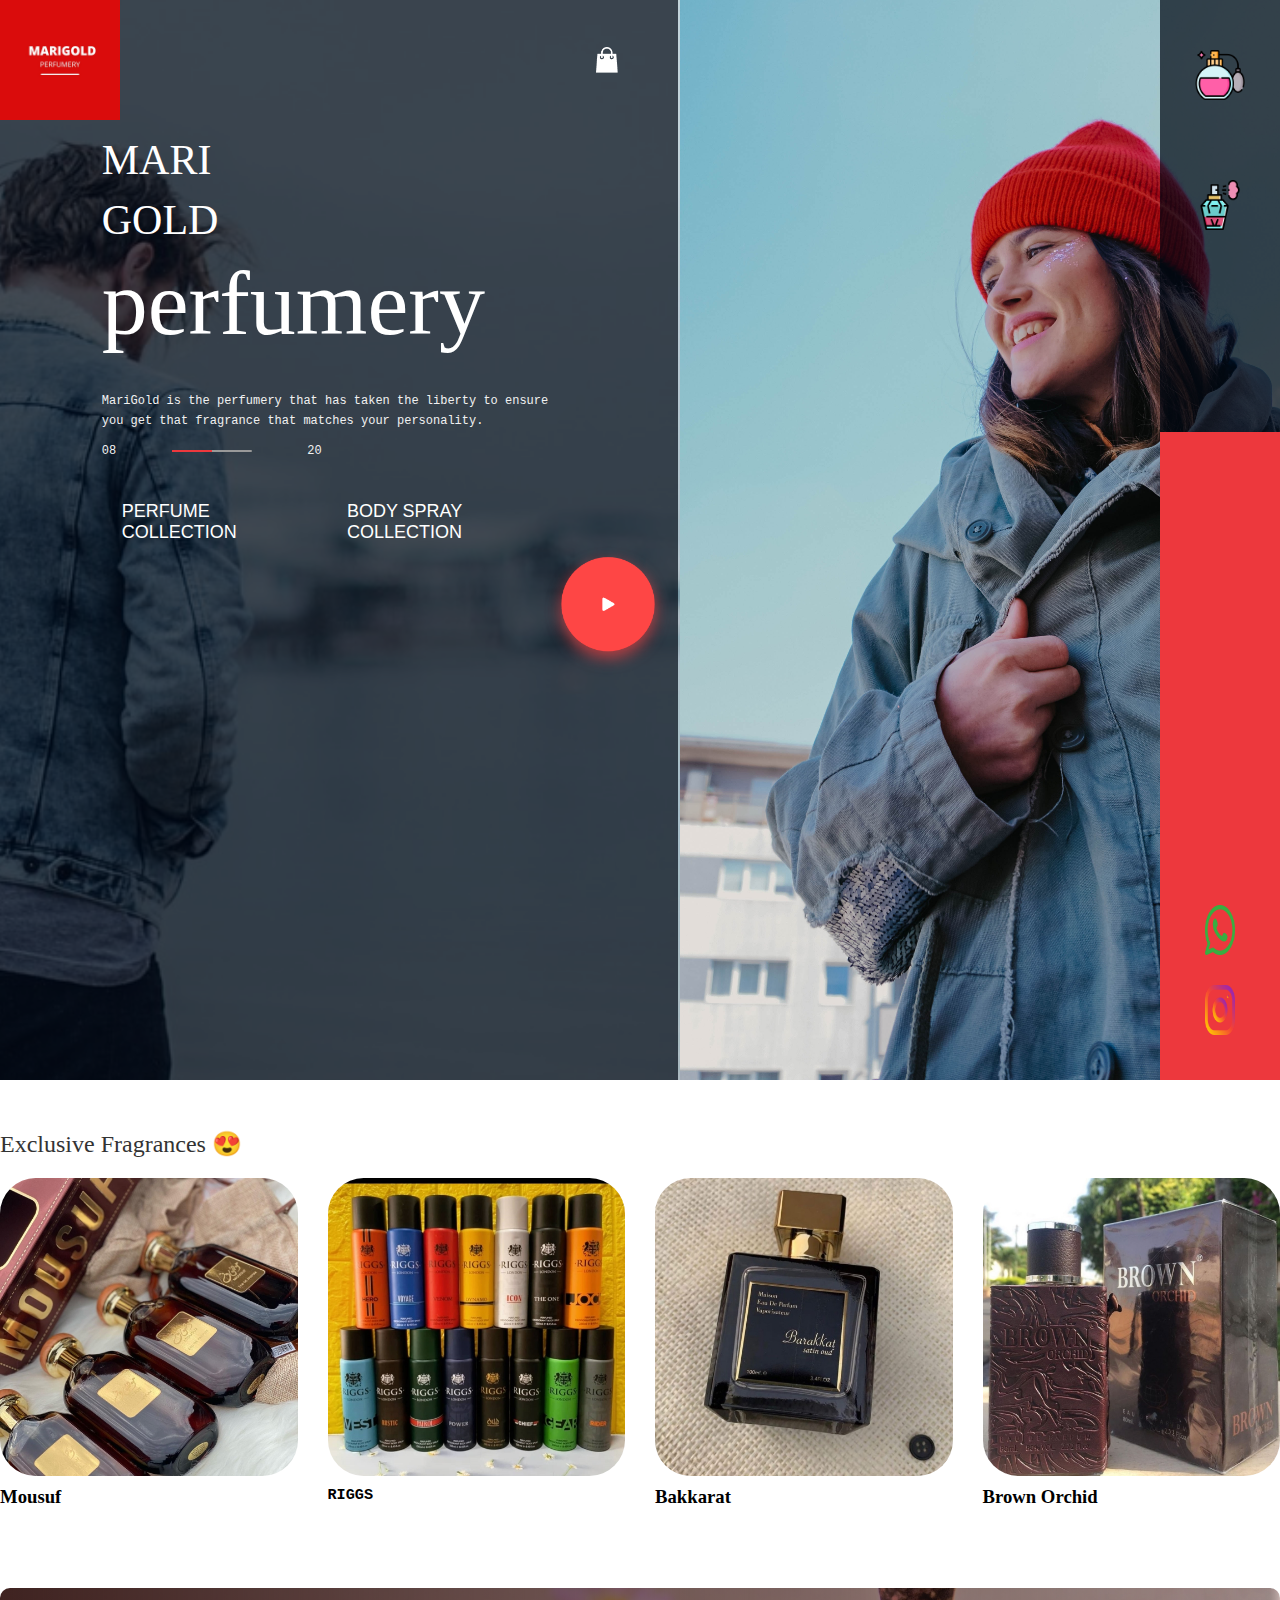
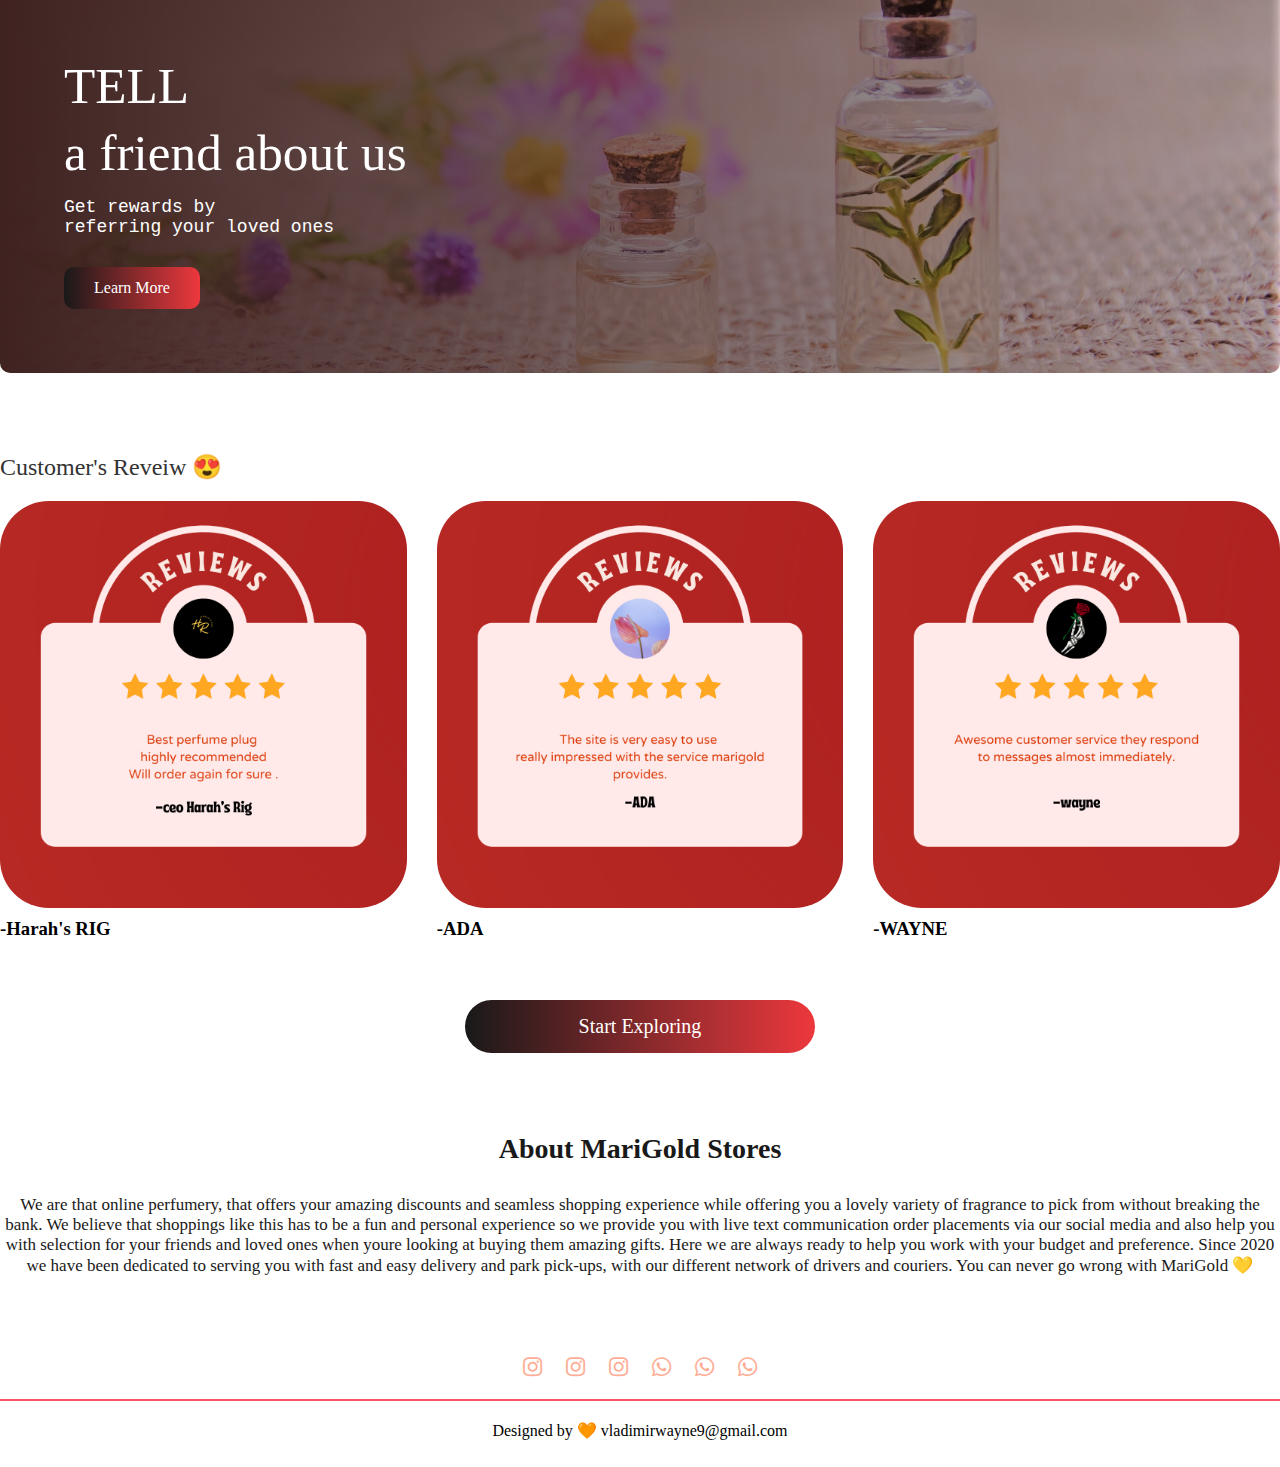
<file: online store/index.html>
<html>
<head>
    <meta name="viewport" content="width=device-width, initial scale=1.0">
    <title>MariGold-online perfumery</title>
    <link rel="stylesheet" href="style.css">
    <link href="https://cdnjs.cloudflare.com/ajax/libs/font-awesome/5.13.0/css/all.min.css" rel="stylesheet">

    </head>
<body>
    <section>
   <div class="header">
    <div class="sidebar">
        <a href="listing.html"><img src="images/perfumeicon2.png"></a>
        <a href="bodymist.html"><img src="images/perfumeicon1.png"></a>
        <div class="social-media">
        <a href="https://wa.link/h02z49"><img src="images/whatsapp.png"></a>
        <a href="https://www.instagram.com/invites/contact/?i=bv0e47czbzjr&utm_content=nvyvexf"><img src="images/instagram.png"></a>
            
        </div>
       </div>
    <div class="container">
        <nav>
            <img src="images/marigoldlogo.png" class="logo">
            <a href="listing.html"><img src="images/shop.png" class="shop-icon"></a>
             </nav> 
        <img src="images/play.png" class="play-icon">
        <div class="info">
        <h3 class="slide-left">MARI<br>GOLD</h3>
        <h1 class="slide-left">perfumery</h1>
        <p class="slide-left">MariGold is the perfumery that has taken the liberty to ensure <br>you get that fragrance that matches your personality.</p> 
            <div class="row indicator">
            <p>08</p> 
            <div class="line">
                <span></span>
                </div>    
            <p>20</p>     
            </div>
            <div class="row">
            <div>
                <a href="listing.html"><h2 style="font-family: cursive,sans-serif;font-size: 18px">PERFUME COLLECTION</h2></a>   
            </div>
            <div>
                <a href="bodyspray.html"><h2 style="font-family: cursive,sans-serif;font-size: 18px">BODY SPRAY COLLECTION</h2></a>  
            </div>
            </div>
        
        </div>
        </div>
    </div>
        <h2 class="sub-title slide-left">Exclusive Fragrances &#128525;</h2>
            <div class="trending">
            <div>
                <a href="listing.html"><img src="images/mousuf-exl.jpg"></a>
                <h3>Mousuf</h3>
                </div>
                <div>
                    <a href="bodyspray.html"><img src="images/RIGGS-exl.jpg"></a>
                <h3 style="font-family: monospace;">RIGGS</h3>
                </div>
                <div>
                    <a href="listing.html"><img src="images/bakkarat-exl.jpg"></a>
                <h3>Bakkarat</h3>
                </div>
                <div>
                    <a href="listing.html"><img src="images/brownorchid-exl2.jpg"></a>
                <h3>Brown Orchid</h3>
                </div>
            </div>
        <div class="cta slide-left">
            <h3>TELL<br> a friend about us </h3>
                <p>Get rewards by <br>referring your loved ones</p>
                <a href="https://wa.link/h02z49" class="cta-btn">Learn More</a>
            </div>
        
        <h2 class="sub-title slide-left">Customer's Reveiw &#128525;</h2>
            <div class="trending">
            <div>
                <img src="images/user1.png">
                <h3>-Harah's RIG</h3>
                </div>
                <div>
                <img src="images/user2.png">
                <h3>-ADA</h3>
                </div>
                <div>
                <img src="images/user3.png">
                <h3>-WAYNE</h3>
                </div>
        </div>
        <a href="listing.html" class="start-btn">Start Exploring</a>
        
        
        <div class="about-msg slide-left">
                <h2><b>About MariGold Stores</b></h2>
                <p style="font-family: serif"> We are that online perfumery, that offers your amazing discounts and seamless shopping experience while offering you a lovely variety of fragrance to pick from without breaking the bank. We believe that shoppings like this has to be a fun and personal experience so we provide you with live text communication order placements via our social media and also help you with selection for your friends and loved ones when youre looking at buying them amazing gifts. Here we are always ready to help you work with your budget and preference. Since 2020 we have been dedicated to serving you with fast and easy delivery and park pick-ups, with our different network of drivers and couriers. You can never go wrong with MariGold &#128155;</p>
            </div>
            <!------footer------->
            <div class="footer">
            <a href="https://www.instagram.com/invites/contact/?i=bv0e47czbzjr&utm_content=nvyvexf"><i class="fab fa-instagram"></i></a>
                <a href="https://www.instagram.com/invites/contact/?i=bv0e47czbzjr&utm_content=nvyvexf"><i class="fab fa-instagram"></i></a>
                <a href="https://www.instagram.com/invites/contact/?i=bv0e47czbzjr&utm_content=nvyvexf"><i class="fab fa-instagram"></i></a>
            
            <a href="https://wa.link/h02z49"><i class="fab fa-whatsapp"></i></a>    
            <a href="https://wa.link/h02z49"><i class="fab fa-whatsapp"></i></a>
            
            <a href="https://wa.link/h02z49"><i class="fab fa-whatsapp"></i></a> 
        
            <hr>
            
            <p>Designed by &#x1F9E1; vladimirwayne9@gmail.com</p>
            </div>
    </section>
</body>
</html>
</file>
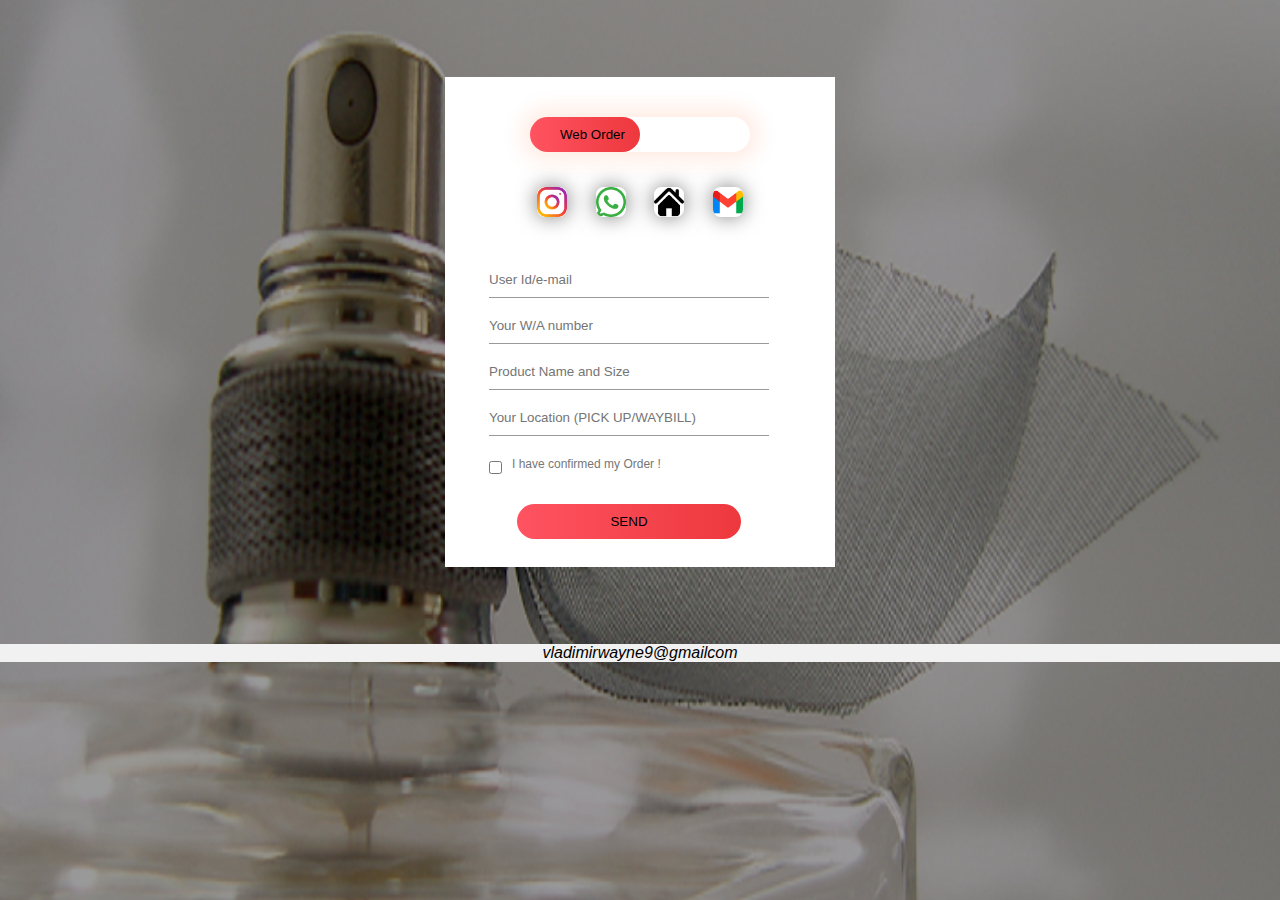
<file: online store/order.html>
<html>
<head>
    <!----meta name="viewport" content="width=device-width, initial-scale=1.0"---->
    <title>Order- SINATRA</title>
    <link rel="stylesheet" href="ostyle.css">
    </head>
    <body>

    <div class="hero">
    <div class="form-box">
        <div class="button-box">
            <div id="btn"></div>
            <button type="button" class="toggle-btn">Web Order</button>
            </div>
            <div class="social-icons">
               <a href="https://www.instagram.com/invites/contact/?i=1cb35b7rs821k&utm_content=nvyvexf"><img src="images/instagram.png"></a>
               <a href="https://wa.link/h02z49"><img src="images/whatsapp.png"></a>
               <a href="index.html"><img src="images/homeicon.png"></a>
               <a href="#"><img src="images/gmail.png"></a>
            </div>
            <form id="login" action="https://formspree.io/f/xyyojqnk" method="post" class="input-group slide-left">
                <label for="email"><b></b></label>
                <input type="email" class="input-field" placeholder="User Id/e-mail" name="email" required>
                <label for="psw"><b></b></label>
                <input type="number" class="input-field" placeholder="Your W/A number" name="phoneno" required>
                <label for="psw"><b></b></label>
                <input type="text" class="input-field" placeholder="Product Name and Size" name="Product" required>
                <label for="psw"><b></b></label>
                <input type="text" class="input-field" placeholder="Your Location (PICK UP/WAYBILL)" name="Location"r equired>
                <input type="checkbox" class="check-box" ><span>I have confirmed my Order !</span>
                <button type="submit" class="submit-btn">SEND</button>
            </form>
        </div>
        <div class="container signin">
            <address>vladimirwayne9@gmailcom</address>
            </div> 
</div>

    </body>
    </html>
</file>
<file: online store/style.css>
@import url('https://fonts.googleapis.com/css2?family=Yeseva+One&display=swap');

*{
    margin: 0;
    padding: 0;
    box-sizing: border-box;
    font-family: 'Yseveva One', cursive,  'poppins';
}
.header{
    width: 100%;
    min-height: 120vh;
    background-image: url(images/background.png);
    background-size: cover;
    background-position: center;
    position: relative;
}
.sidebar{
    position: absolute;
    top: 0;
    right: 0;
    width: 120px;
    height: 120vh;
    background: rgba(0, 7, 19, 0.7);

    text-align: center;
}
.sidebar img{
    width: 50px;
    height: 50px;
    display: block;
    margin: 50px auto 80px;
    cursor: pointer;
}
.social-media{
    width: 100%;
    height: 60%;
    background: #ed383d;
    position: absolute;
    bottom: 0;
    display: flex;
    align-items: center;
    flex-direction: column;
    justify-content: flex-end;
    padding-bottom: 30px;
}
.social-media img{
    width: 30px;
    margin: 15px;
}
.container{
    background: rgba(0, 7, 19, 0.7);
    width: 53%;
    height: 120vh;
    position: relative;
}

.container nav{
    display: flex;
    align-items: center;
    justify-content: space-between;
}
.container a{
    color: #fff;
    text-decoration: none;
}
    .container a::after{
     content: '';
    height: 5px;
    width: 0;
    background: #ff5361;
    position: absolute;
    left:0;
    bottom:-10px;
    transition: 0.4s;
}
.container a:hover::after{
    width: 100%;
}

.logo{
    width: 120px;
    cursor: pointer;
}
.shop-icon{
    width: 22px;
    margin: 10px 60px;
    cursor: pointer; 
}
.play-icon{
    position: absolute;
    top: 50%;
    right: 0;
    transition: 0.5s;
    width: 140px;
    cursor: pointer;
}
.play-icon:hover {
    transform: translateX(-10px);
} 

.info{
    padding: 10px 15%;
    color: #fff;
}
.info h3{
    font-size: 42px;
    line-height: 60px;
    font-weight: normal;
}
.info h1{
    font-size: 92px;
    font-weight: normal;
    margin-bottom: 35px;
    
}
.info p{
    color: #f1f1f1;
    font-family: monospace;
    font-size: 12px;
    line-height: 20px;
}
.slide-left{
    animation: slideleft 1s linear forwards;
}
@keyframes slideleft {
    0%{
        transform: translateX(100px);
        opacity: 0;
    }
    100%{
        transform: translateX(0px);
        opacity: 1;
    }
}

h3.slide-left{
    animation-delay: 1s;
}
p.slide-left{
    animation-delay: 3s;
}
.links.slide-left{
    animation-delay: 2s;
}
.row{
    display: flex;
    align-items: center;
    justify-content: space-between;
    margin: 40px 0;
}
.row .line{
    background: #999;
    height: 2px;
    width: 80px;
    border-radius: 2px
}
.row .line span{
    background: #ed383d;
    height: 100%;
    width: 50%;
    display: block;
}
.row h2{
    font-family: sans-serif;
    font-weight: normal;
    margin-bottom: 20px;
    margin-left: 20px;
    margin-right: 20px;
}
.indicator{
    max-width: 220px;
    margin: 10px 0 5px;
    
}
/*---------Treding places-------*/
.sub-title
{
    margin: 50px 0 20px;
    font-size: 2.2w;
    font-weight: 500;
    color: #333;
}

.trending
{
    display: grid;
    grid-template-columns: repeat(auto-fit, minmax(200px,1fr));
    grid-gap: 30px;
    margin-bottom: 30px;
    
}
.trending div img
{
    width: 100%;
    border-radius: 12%;
    cursor: pointer;
    transition: 1.2s;
}
.trending div img:hover{
    transform: scale(1.1);
}

.trending h3
{
    font-weight: 600;
    margin-top: 10px;
}

/*------call to action------*/
.cta
{
    margin: 80px 0;
    background-image: linear-gradient( to right,#3f2321,transparent),url(images/referal.png);
    background-size: cover;
    background-position: center;
    border-radius: 10px;
    padding: 5%;
    color: #fff;
    
}
.cta h3 
{
    font-size: 4vw;
    line-height: 5.3vw;
    font-weight: 500;
    font-family: lobster, cursive;
}
.cta p 
{
    font-size: 18px;
    margin: 10px 0;
    font-family: monospace;
}
.cta-btn
{
    background-image: linear-gradient(to right, #191919, #ed383d);
    color: #fff;
    text-decoration: none;
    padding: 12px 30px;
    border-radius: 10px;
    margin-top: 20px;
    display: inline-block;
}

/*----start orders now ------*/
.start-btn
{
    text-decoration: none;
    background-image: linear-gradient(to right, #191919, #ed383d);
    color: #fff;
    width: 80%;
    max-width: 350px;
    border-radius: 30px;
    margin: 60px auto;
    display: block;
    padding: 15px;
    font-size: 20px;
    text-align: center;
    
}

/*---------about-msg-------*/
.about-msg
{
    text-align: center;
    margin: 80px 0;
    color: #191919;
    font-size: 17px;
}
.about-msg h2
{
    font-size: 28px;
    margin-bottom: 30px;
    font-weight: 500;
    font-family: monospace;
}
/*------footer section-----*/
.footer
{
    margin: 80px 0 10px;
    text-align: center;
}
.footer a 
{
    text-decoration: none;
    color:  #feae96;
    font-size: 22px;
    margin: 0 10px;
}
.footer hr
{
    background: #ff5361;
    height: 2px;
    width: 100%;
    border: 0;
    margin: 20px 0;
}
.footer p
{
    padding-bottom: 15px;
}
nav .fa-bars
{
    display: none;
}
/*-------for small screen devices------*/
@media only screen and (max-width:700px){
    .logo{
        position: relative;
        top: 4%;
        left: 7%;
    }
    .header{
    width: 100%;
    min-height: 10vh;
    background-image: url(images/background.png);
    background-size: cover;
    background-position: center;
    position: relative;
}
    .sidebar{
    position: absolute;
    top: 0;
    right: 0;
    width: 100px;
    height: 90vh;
    background: rgba(0, 7, 19, 0.7);

    text-align: center;
}
 .social-media img{
    width: 30px;
    margin: 10px;
}       
    .social-media{
    width: 100%;
    height: 60%;
    background: #ed383d;
    position: absolute;
    bottom: 0;
    display: flex;
    align-items: center;
    flex-direction: column;
    justify-content: flex-end;
    padding-bottom: 30px;
}
    .container{
    background: rgba(0, 7, 19, 0.7);
    width: 53%;
    height: 90vh;
    position: relative;
}

    .play-icon{
    position: absolute;
    top: 40%;
    right: 0;
    transition: 0.5s;
    width: 50px;
    cursor: pointer;
}
    .play-icon:hover {
    transform: translateX(-10px);
} 
    .info h1{
    font-size: 40px;
    font-weight: normal;
    margin-bottom: 30px;
    
}
    .info p{
    color: #f1f1f1;
    font-family: monospace;
    font-size: 14px;
    line-height: 14px;
        padding: 10px;
}


    .row h2{
    font-family: cursive;
    font-weight: normal;
    font-size: 20px;
    margin-bottom: 20px;
    margin-left: 18px;
    margin-right: 18px;
        
}
.trending
{
    display: grid;
    grid-template-columns: repeat(auto-fit, minmax(200px,1fr));
    grid-gap: 20px;
    margin-bottom: 30px;
    
}
    .trending div img
{
    width: 90%;
    border-radius: 12%;
    cursor: pointer;
    margin-left: 10%;
    margin-right: 10%;
    transition: 1.2s;
}
    .trending div img:hover{
    transform: scale(1.1);
}
    .trending h3
{
    font-weight: 600;
    margin-top: 10px;
    text-align: center;
}
    .cta
{
    margin: 80px 5%;
    background-image: linear-gradient( to right,#3f2321,transparent),url(images/referal.png);
    background-size: cover;
    background-position: center;
    border-radius: 10px;
    padding: 5%;
    color: #fff;
    
}
    .about-msg
{
    text-align: center;
    margin-bottom: none !important;
    color: #191919;
    font-size: 17px;
    padding: 15px 15px 15px 30px;
    margin-top: 20%;
}
    .about-msg h2
{
    font-size: 28px;
    margin-bottom: 20px;
    font-weight: 600;
    font-family: monospace, cursive;
    
}
    .about-msg p{
        margin-bottom: 0; 
    }
    .start-btn
{
    text-decoration: none;
    background-image: linear-gradient(to right, #191919, #ed383d);
    color: #fff;
    width: 60%;
    max-width: 350px;
    border-radius: 30px;
    margin: 3px auto;
    display: block;
    padding: 15px;
    font-size: 24px;
    text-align: center;
    
}
    .footer
{
    margin:  350px 0;
    text-align: center;
    
}
.footer a 
{
    text-decoration: none;
    color:  #feae96;
    font-size: 22px;
    margin: 10px;
    
}
.footer hr
{
    background: #fab251;
    height: 2px;
    width: 100%;
    border: 0;
    margin-bottom: 0;
    margin-top: 0;
}
.footer p
{
    padding-bottom: 15px;
    margin-top: 6;
}
nav .fa-bars
{
    display: none;
}
    
    
}
</file>
<file: online store/ostyle.css>
*{
    margin: 0;
    padding: 0;
    font-family: 'Yseveva One', cursive,  sans-serif;
}
.hero{
    height: 100%;
    width: 100%;
    background-image: linear-gradient(rgba(0,0,0,0.4),rgba(0,0,0,0.4)), url(images/background0.png);
    background-position: center;
    background-size: cover;
    position: absolute;
}
.form-box{
  width: 380px;
  height: 480px;
  position: relative;
  margin: 6% auto;
  background: #fff;
  padding: 5px;
}
.button-box{
    width: 220px;
    margin: 35px auto;
    position: relative;
    box-shadow: 0 0 20px 9px #ff61241f;
    border-radius: 30px;
}
.toggle-btn{
    padding: 10px 30px;
    cursor: pointer;
    background: transparent;
    border: 0;
    outline: none;
    position: relative;
}
#btn{
    top: 0;
    left: 0;
    position: absolute;
    width: 110px;
    height: 100%;
    background: linear-gradient(to right,#ff5361,#ed383d);
    border-radius: 30px;
    transition: .5s;
}
.social-icons{
      margin: 30px auto;
      text-align: center;    
}
.social-icons a img{
    width: 30px;
    margin: 0 12px;
    box-shadow: 0 0 20px 0 #7f7f7f; 
    cursor: pointer;
    border-radius: 25%;
}
.input-group{
    top: 180px;
    position: absolute;
    width: 280px;
    transition: .5s;
}
.input-field{
    width: 100%;
    padding: 10px 0;
    margin: 5px 0;
    border-left: 0;
    border-right: 0;
    border-top: 0;
    border-bottom: 1px solid #999;
    outline: none;
    background: transparent;

}
.submit-btn{
    width: 80%;
    padding: 10px 30px;
    cursor: pointer;
    display: block;
    margin: auto;
    background: linear-gradient(to right,#ff5361,#ed383d);
    border: 0;
    outline: none;
    border-radius: 30px;

}
.check-box{
    margin: 20px 10px 30px 0;
}
span{
    color: #777;
    font-size: 12px;
    bottom: 68px;
    position: absolute;
}

#login{
    margin-left: 10%;
}
.signin{
    background-color:#f1f1f1;
    text-align:center; 
}
.slide-left{
    animation: slideleft 8s linear forwards;
}
@keyframes slideleft {
    0%{
        transform: translateY(100px);
        opacity: 0;
    }
    100%{
        transform: translateY(0px);
        opacity: 1;
    }
}
/*-------for small screen devices------*/
@media only screen and (max-width:700px){
    .hero{
        height: 100%;
        width: 100%;
        background-image: linear-gradient(rgba(0,0,0,0.4),rgba(0,0,0,0.4)), url(images/background0.png);
        background-position: center;
        background-size: cover;
        position: relative;
    }
}
</file>
